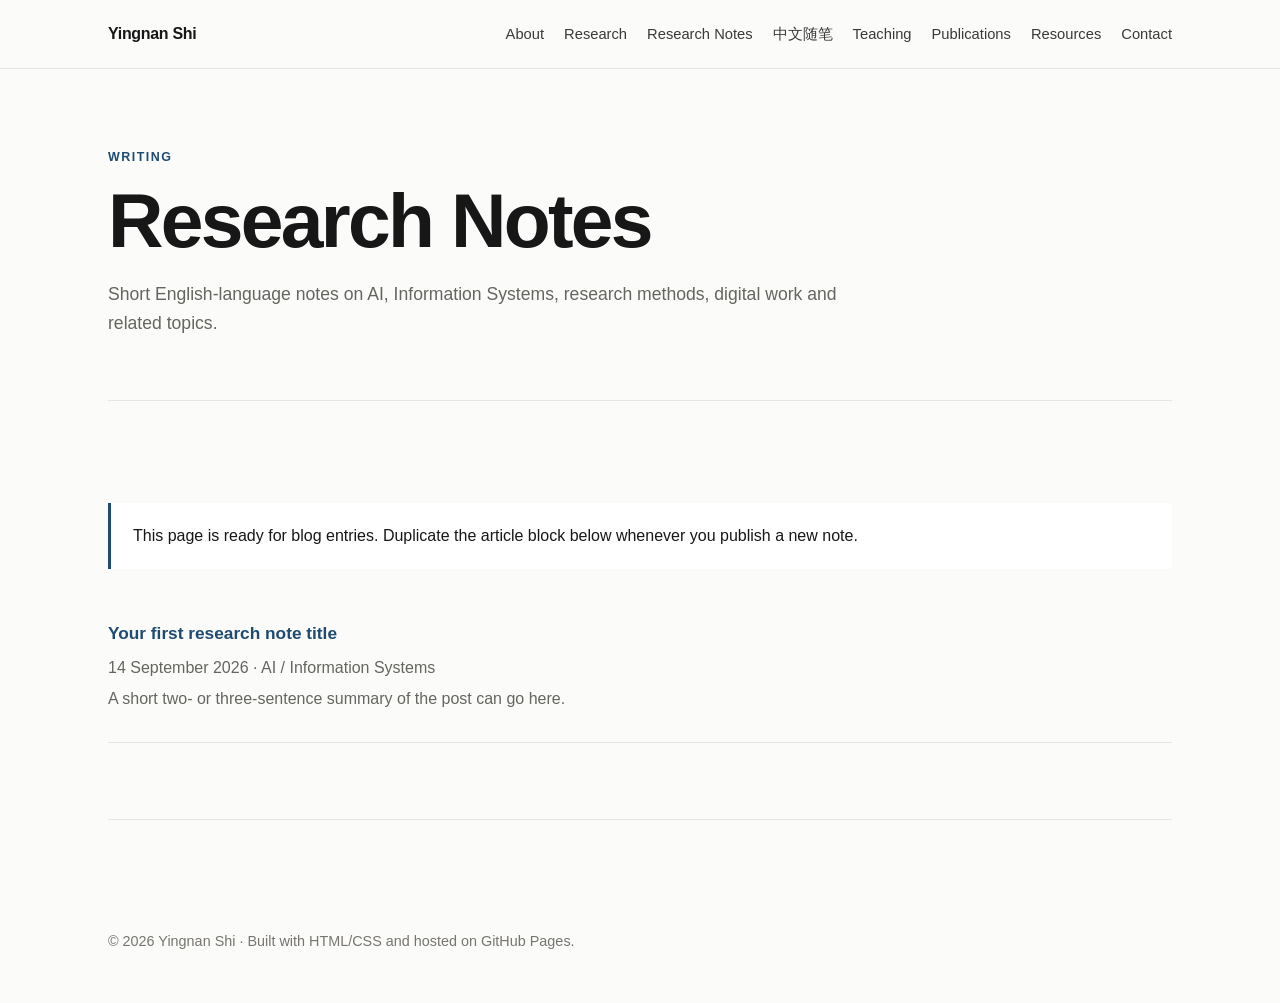
<file: blogs.html>
<!doctype html>
<html lang="en">
<head>
  <meta charset="utf-8"><meta name="viewport" content="width=device-width, initial-scale=1">
  <title>Research Notes · Yingnan Shi</title><link rel="stylesheet" href="style.css">
</head>
<body>

<header class="site-header">
  <nav class="nav">
    <a class="brand" href="index.html">Yingnan Shi</a>
    <div class="nav-links">
      <a href="index.html#about">About</a>
      <a href="research.html">Research</a>
      <a href="blogs.html">Research Notes</a>
      <a href="zh.html">中文随笔</a>
      <a href="teaching.html">Teaching</a>
      <a href="publications.html">Publications</a>
      <a href="resources.html">Resources</a>
      <a href="contact.html">Contact</a>
    </div>
  </nav>
</header>

<main>
  <header class="page-header">
    <p class="eyebrow">Writing</p>
    <h1 class="page-title">Research Notes</h1>
    <p class="page-intro">
      Short English-language notes on AI, Information Systems, research methods,
      digital work and related topics.
    </p>
  </header>

  <section>
    <div class="note">
      This page is ready for blog entries. Duplicate the article block below whenever you publish a new note.
    </div>

    <article class="pub">
      <h3><a href="#">Your first research note title</a></h3>
      <p>14 September 2026 · AI / Information Systems</p>
      <p>A short two- or three-sentence summary of the post can go here.</p>
    </article>

    <!-- Copy this block for another post:
    <article class="pub">
      <h3><a href="posts/example.html">Post title</a></h3>
      <p>Date · Topic</p>
      <p>Short summary.</p>
    </article>
    -->
  </section>
</main>

<footer>
  © 2026 Yingnan Shi · Built with HTML/CSS and hosted on GitHub Pages.
</footer>

</body>
</html>
</file>
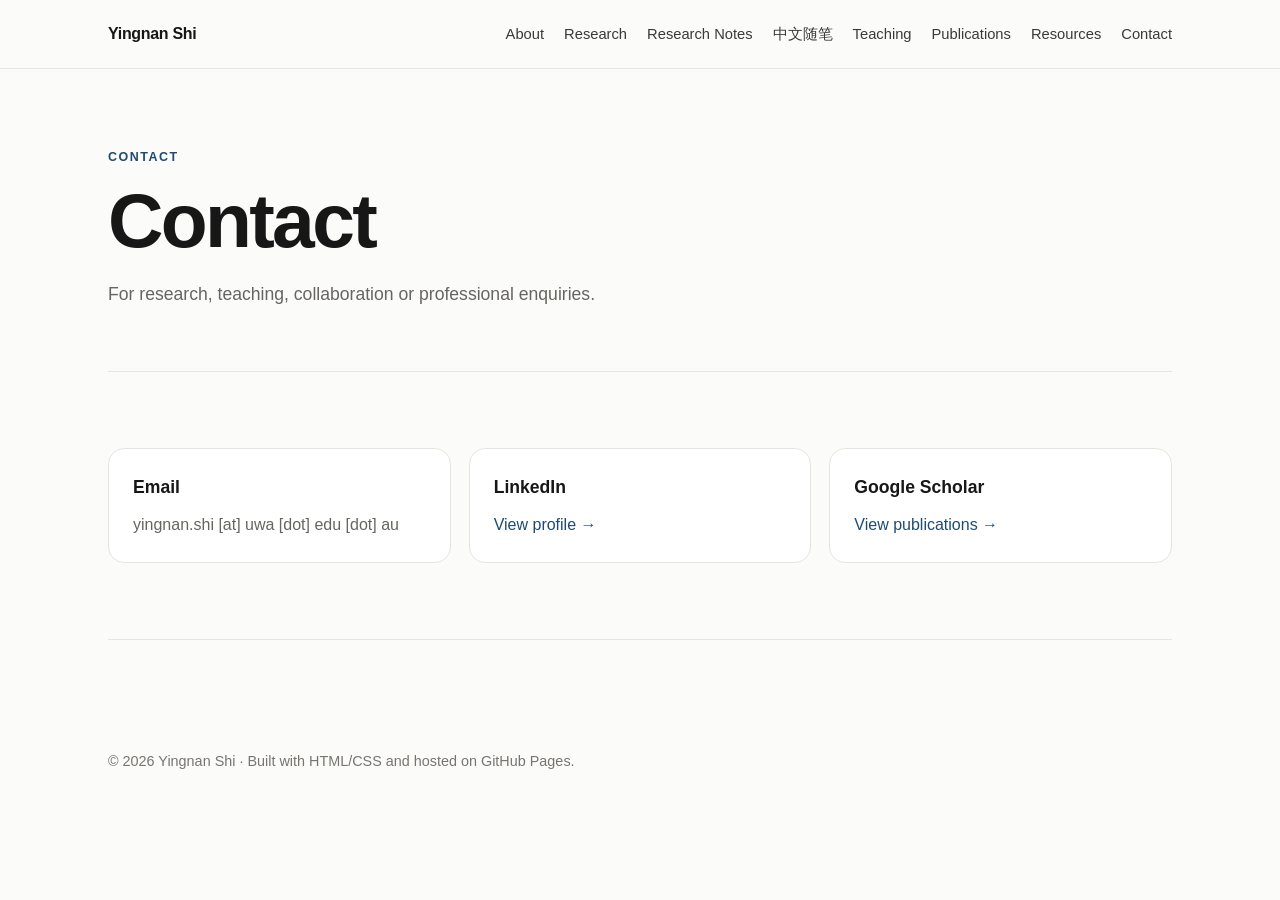
<file: contact.html>
<!doctype html>
<html lang="en">
<head>
  <meta charset="utf-8"><meta name="viewport" content="width=device-width, initial-scale=1">
  <title>Contact · Yingnan Shi</title><link rel="stylesheet" href="style.css">
</head>
<body>

<header class="site-header">
  <nav class="nav">
    <a class="brand" href="index.html">Yingnan Shi</a>
    <div class="nav-links">
      <a href="index.html#about">About</a>
      <a href="research.html">Research</a>
      <a href="blogs.html">Research Notes</a>
      <a href="zh.html">中文随笔</a>
      <a href="teaching.html">Teaching</a>
      <a href="publications.html">Publications</a>
      <a href="resources.html">Resources</a>
      <a href="contact.html">Contact</a>
    </div>
  </nav>
</header>

<main>
  <header class="page-header">
    <p class="eyebrow">Contact</p>
    <h1 class="page-title">Contact</h1>
    <p class="page-intro">
      For research, teaching, collaboration or professional enquiries.
    </p>
  </header>

  <section>
    <div class="contact-grid">
      <article class="card">
        <h3>Email</h3>
        <p>yingnan.shi [at] uwa [dot] edu [dot] au</p>
      </article>
      <article class="card">
        <h3>LinkedIn</h3>
        <p><a href="https://www.linkedin.com/in/yingnan-shi-726348166/"
              target="_blank" rel="noopener">View profile →</a></p>
      </article>
      <article class="card">
        <h3>Google Scholar</h3>
        <p><a href="https://scholar.google.com/citations?user=cr2pcjAAAAAJ"
              target="_blank" rel="noopener">View publications →</a></p>
      </article>
    </div>
  </section>
</main>

<footer>
  © 2026 Yingnan Shi · Built with HTML/CSS and hosted on GitHub Pages.
</footer>

</body>
</html>
</file>
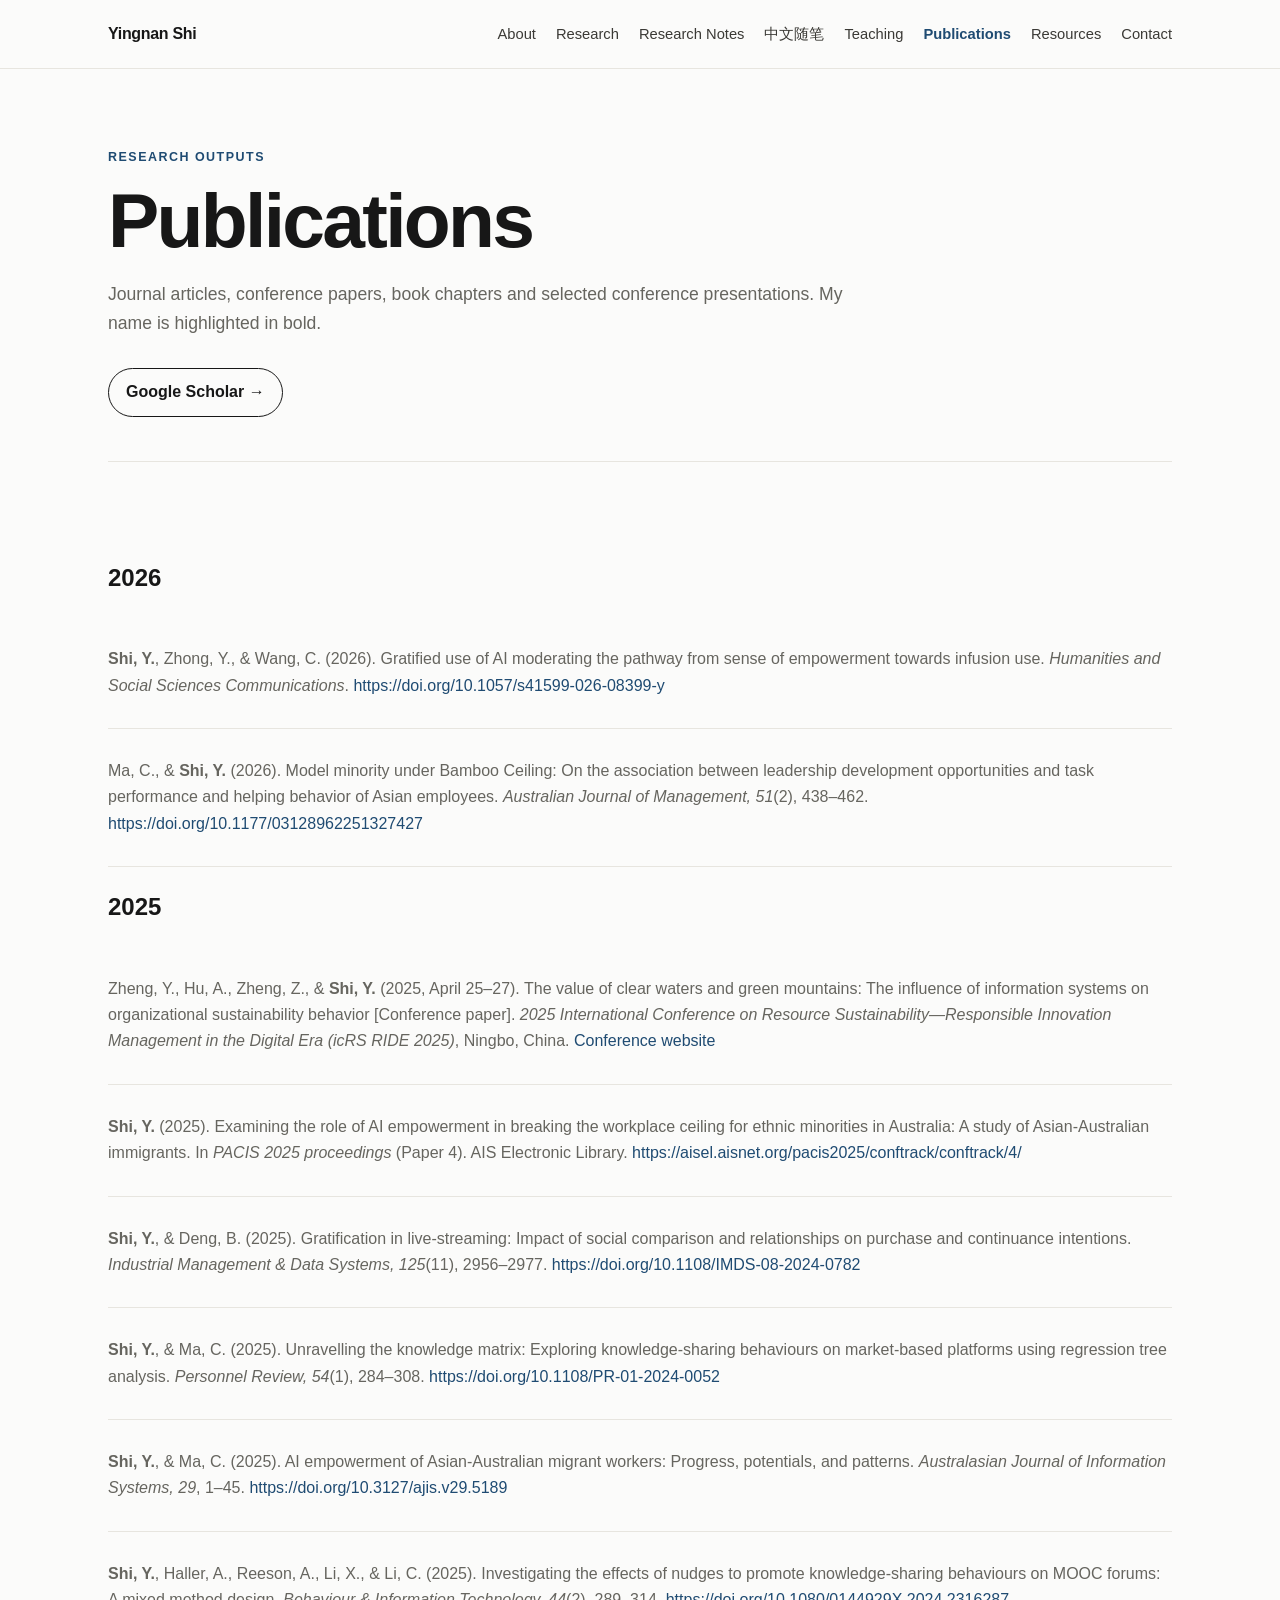
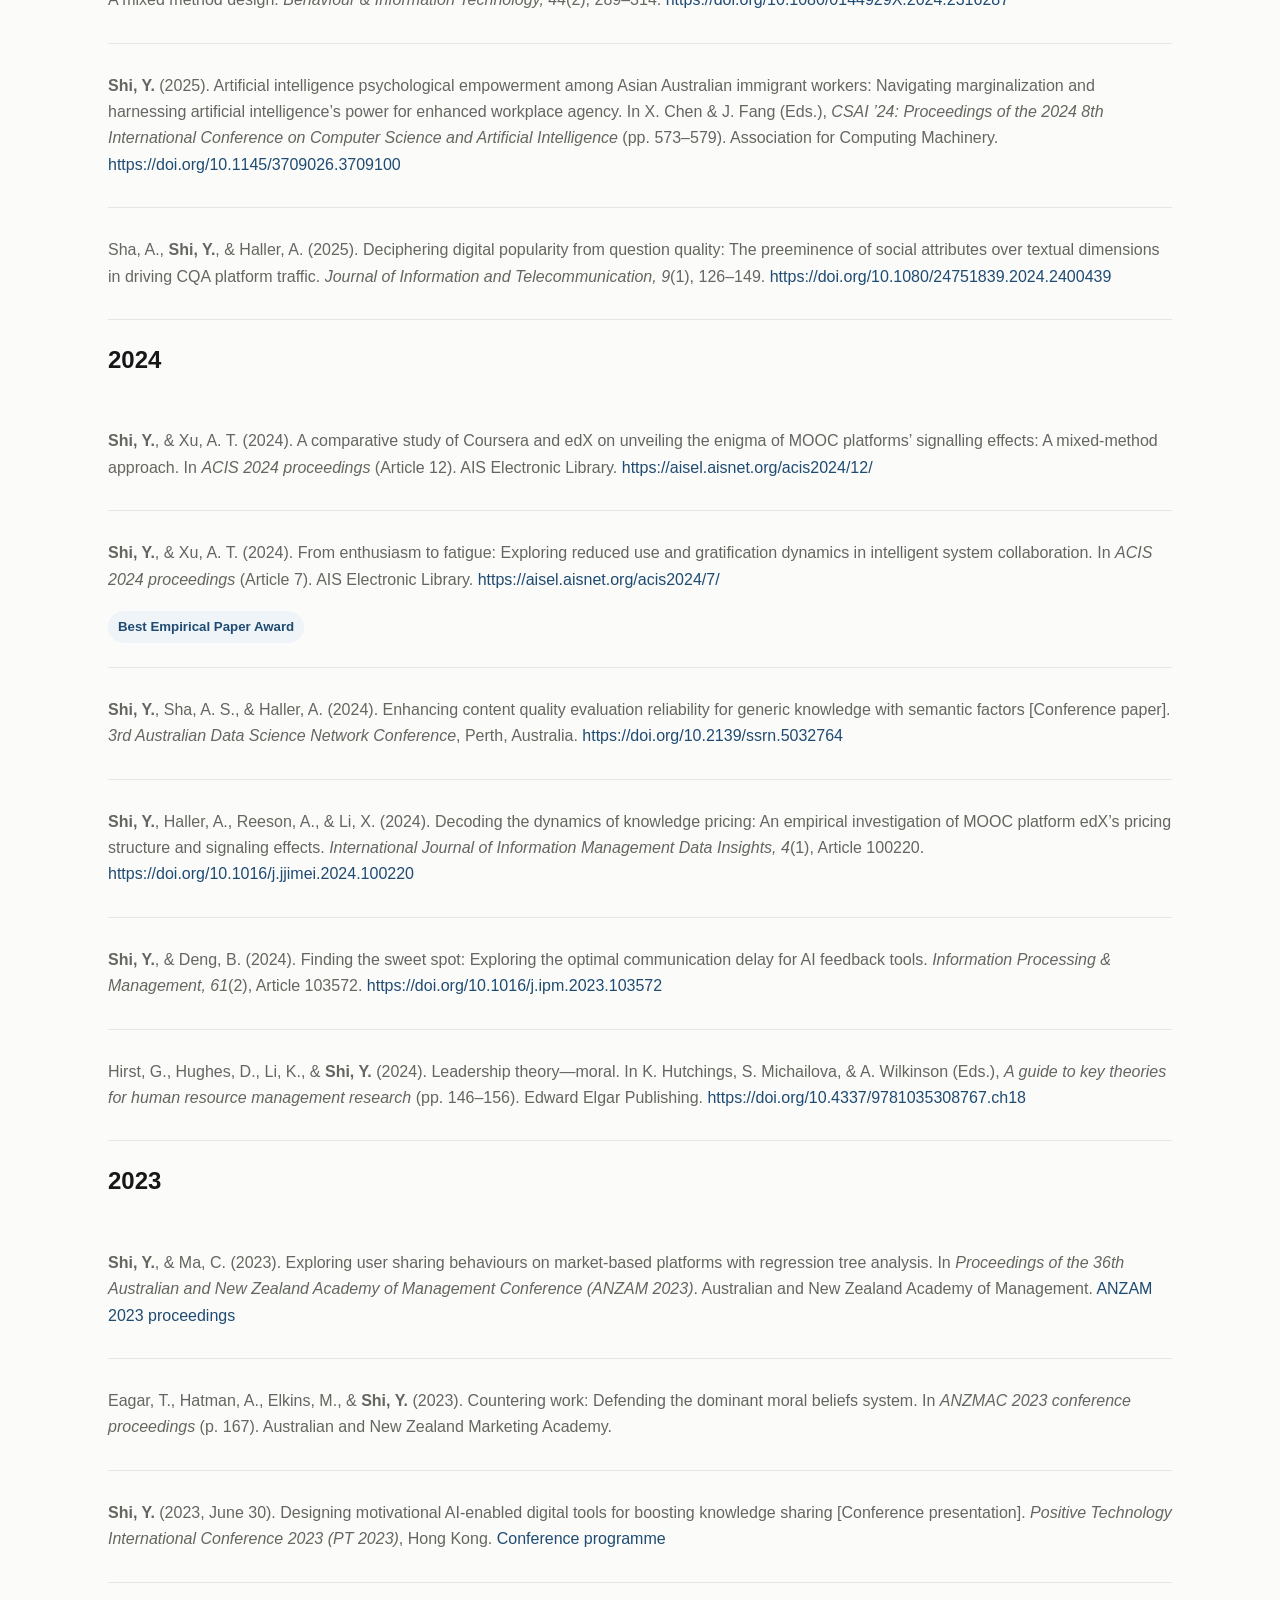
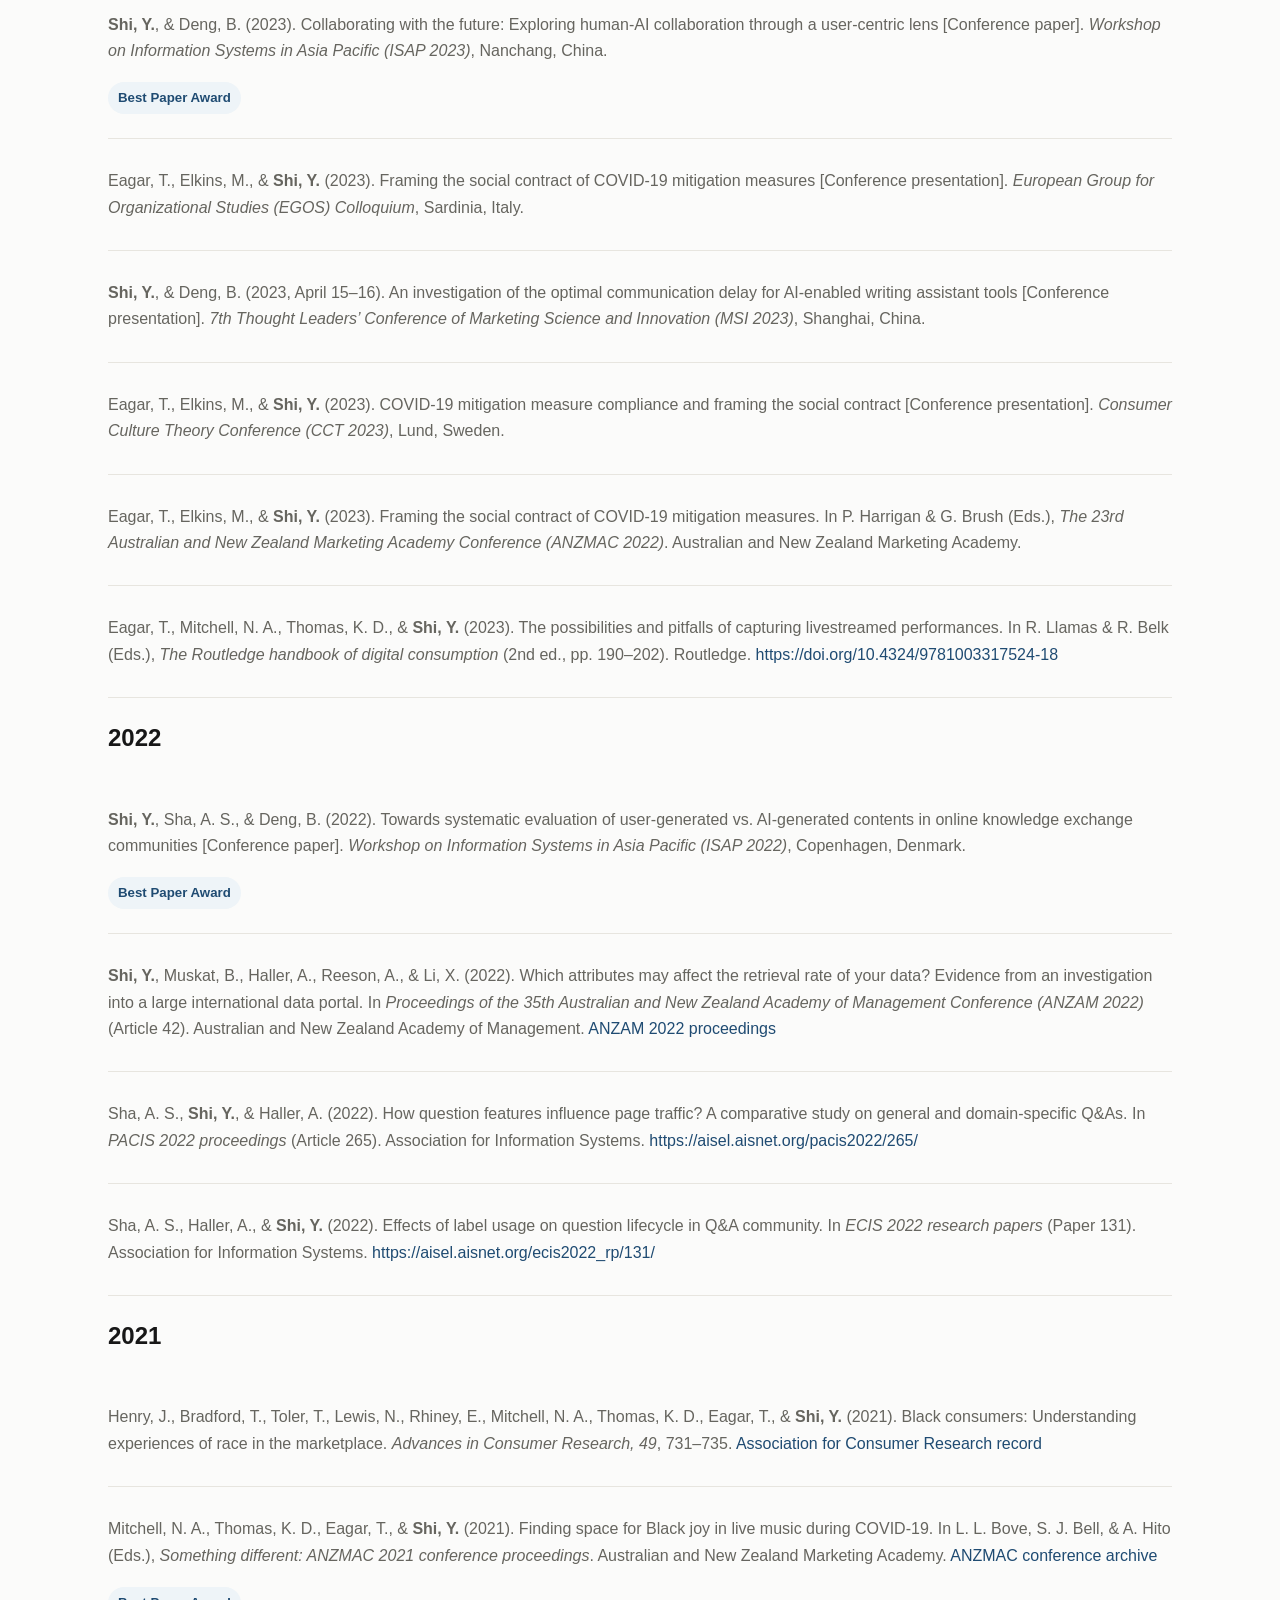
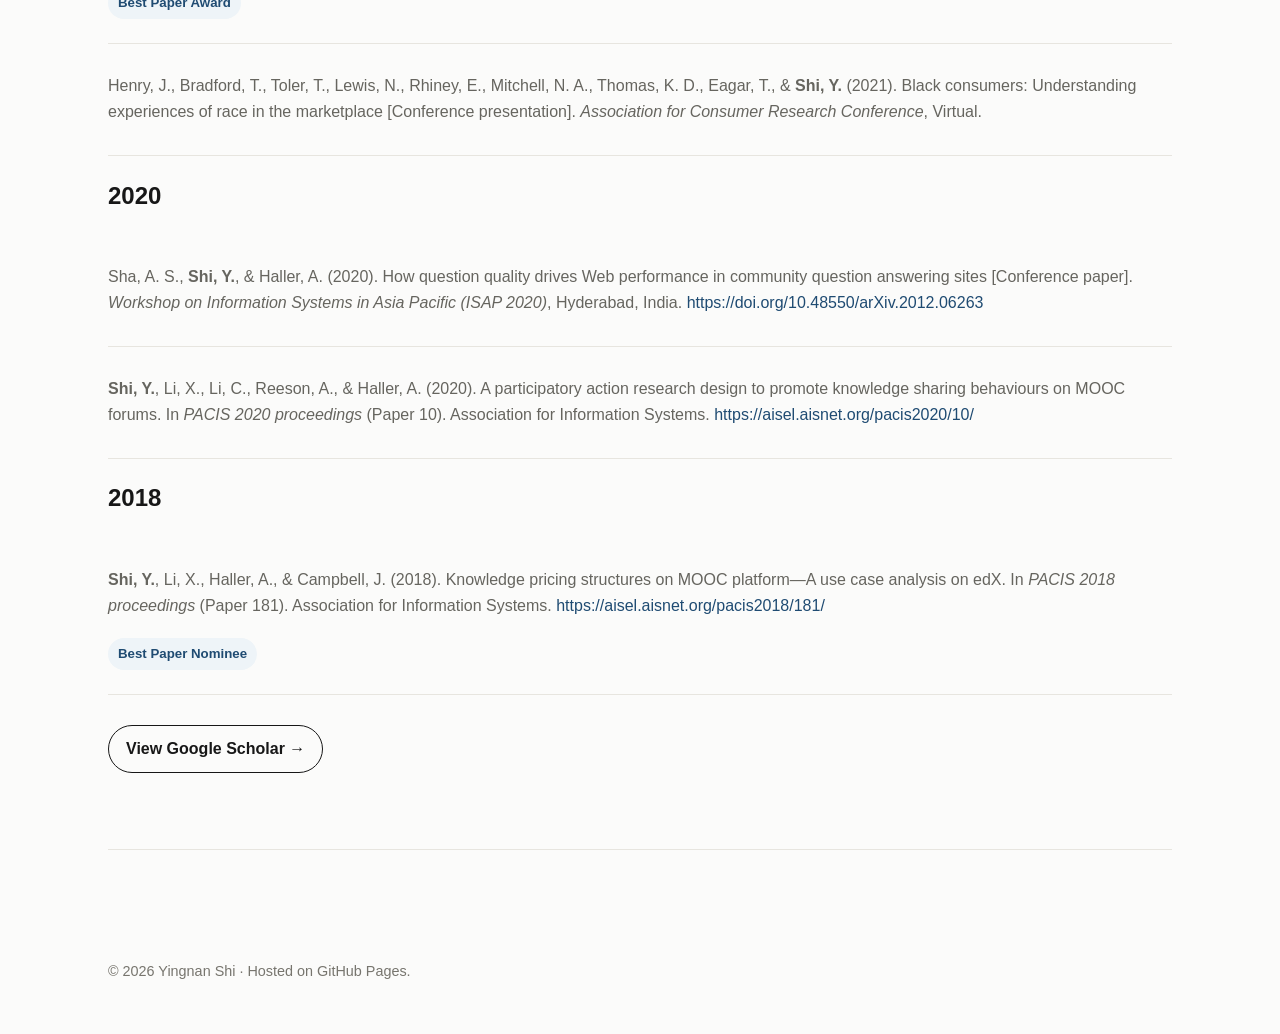
<file: publications.html>
<!doctype html>
<html lang="en">
<head>
  <meta charset="utf-8">
  <meta name="viewport" content="width=device-width, initial-scale=1">
  <meta name="description" content="Publications and research outputs by Yingnan Shi.">
  <title>Publications · Yingnan Shi</title>
  <link rel="stylesheet" href="style.css">
</head>
<body>
<header class="site-header">
  <nav class="nav">
    <a class="brand" href="index.html">Yingnan Shi</a>
    <div class="nav-links">
      <a href="index.html#about">About</a>
      <a href="research.html">Research</a>
      <a href="blogs.html">Research Notes</a>
      <a href="zh.html">中文随笔</a>
      <a href="teaching.html">Teaching</a>
      <a href="publications.html" aria-current="page">Publications</a>
      <a href="resources.html">Resources</a>
      <a href="contact.html">Contact</a>
    </div>
  </nav>
</header>

<main>
  <header class="page-header">
    <p class="eyebrow">Research outputs</p>
    <h1 class="page-title">Publications</h1>
    <p class="page-intro">Journal articles, conference papers, book chapters and selected conference presentations. My name is highlighted in bold.</p>
    <div class="actions">
      <a class="button secondary" href="https://scholar.google.com/citations?user=cr2pcjAAAAAJ" target="_blank" rel="noopener">Google Scholar →</a>
    </div>
  </header>

  <section>
    <h2>2026</h2>
    <article class="pub"><p><strong>Shi, Y.</strong>, Zhong, Y., &amp; Wang, C. (2026). Gratified use of AI moderating the pathway from sense of empowerment towards infusion use. <em>Humanities and Social Sciences Communications</em>. <a href="https://doi.org/10.1057/s41599-026-08399-y" target="_blank" rel="noopener">https://doi.org/10.1057/s41599-026-08399-y</a></p></article>
    <article class="pub"><p>Ma, C., &amp; <strong>Shi, Y.</strong> (2026). Model minority under Bamboo Ceiling: On the association between leadership development opportunities and task performance and helping behavior of Asian employees. <em>Australian Journal of Management, 51</em>(2), 438–462. <a href="https://doi.org/10.1177/03128962251327427" target="_blank" rel="noopener">https://doi.org/10.1177/03128962251327427</a></p></article>

    <h2>2025</h2>
    <article class="pub"><p>Zheng, Y., Hu, A., Zheng, Z., &amp; <strong>Shi, Y.</strong> (2025, April 25–27). The value of clear waters and green mountains: The influence of information systems on organizational sustainability behavior [Conference paper]. <em>2025 International Conference on Resource Sustainability—Responsible Innovation Management in the Digital Era (icRS RIDE 2025)</em>, Ningbo, China. <a href="https://www.icrsconf.com/icrs2025ride.html" target="_blank" rel="noopener">Conference website</a></p></article>
    <article class="pub"><p><strong>Shi, Y.</strong> (2025). Examining the role of AI empowerment in breaking the workplace ceiling for ethnic minorities in Australia: A study of Asian-Australian immigrants. In <em>PACIS 2025 proceedings</em> (Paper 4). AIS Electronic Library. <a href="https://aisel.aisnet.org/pacis2025/conftrack/conftrack/4/" target="_blank" rel="noopener">https://aisel.aisnet.org/pacis2025/conftrack/conftrack/4/</a></p></article>
    <article class="pub"><p><strong>Shi, Y.</strong>, &amp; Deng, B. (2025). Gratification in live-streaming: Impact of social comparison and relationships on purchase and continuance intentions. <em>Industrial Management &amp; Data Systems, 125</em>(11), 2956–2977. <a href="https://doi.org/10.1108/IMDS-08-2024-0782" target="_blank" rel="noopener">https://doi.org/10.1108/IMDS-08-2024-0782</a></p></article>
    <article class="pub"><p><strong>Shi, Y.</strong>, &amp; Ma, C. (2025). Unravelling the knowledge matrix: Exploring knowledge-sharing behaviours on market-based platforms using regression tree analysis. <em>Personnel Review, 54</em>(1), 284–308. <a href="https://doi.org/10.1108/PR-01-2024-0052" target="_blank" rel="noopener">https://doi.org/10.1108/PR-01-2024-0052</a></p></article>
    <article class="pub"><p><strong>Shi, Y.</strong>, &amp; Ma, C. (2025). AI empowerment of Asian-Australian migrant workers: Progress, potentials, and patterns. <em>Australasian Journal of Information Systems, 29</em>, 1–45. <a href="https://doi.org/10.3127/ajis.v29.5189" target="_blank" rel="noopener">https://doi.org/10.3127/ajis.v29.5189</a></p></article>
    <article class="pub"><p><strong>Shi, Y.</strong>, Haller, A., Reeson, A., Li, X., &amp; Li, C. (2025). Investigating the effects of nudges to promote knowledge-sharing behaviours on MOOC forums: A mixed method design. <em>Behaviour &amp; Information Technology, 44</em>(2), 289–314. <a href="https://doi.org/10.1080/0144929X.2024.2316287" target="_blank" rel="noopener">https://doi.org/10.1080/0144929X.2024.2316287</a></p></article>
    <article class="pub"><p><strong>Shi, Y.</strong> (2025). Artificial intelligence psychological empowerment among Asian Australian immigrant workers: Navigating marginalization and harnessing artificial intelligence’s power for enhanced workplace agency. In X. Chen &amp; J. Fang (Eds.), <em>CSAI ’24: Proceedings of the 2024 8th International Conference on Computer Science and Artificial Intelligence</em> (pp. 573–579). Association for Computing Machinery. <a href="https://doi.org/10.1145/3709026.3709100" target="_blank" rel="noopener">https://doi.org/10.1145/3709026.3709100</a></p></article>
    <article class="pub"><p>Sha, A., <strong>Shi, Y.</strong>, &amp; Haller, A. (2025). Deciphering digital popularity from question quality: The preeminence of social attributes over textual dimensions in driving CQA platform traffic. <em>Journal of Information and Telecommunication, 9</em>(1), 126–149. <a href="https://doi.org/10.1080/24751839.2024.2400439" target="_blank" rel="noopener">https://doi.org/10.1080/24751839.2024.2400439</a></p></article>

    <h2>2024</h2>
    <article class="pub"><p><strong>Shi, Y.</strong>, &amp; Xu, A. T. (2024). A comparative study of Coursera and edX on unveiling the enigma of MOOC platforms’ signalling effects: A mixed-method approach. In <em>ACIS 2024 proceedings</em> (Article 12). AIS Electronic Library. <a href="https://aisel.aisnet.org/acis2024/12/" target="_blank" rel="noopener">https://aisel.aisnet.org/acis2024/12/</a></p></article>
    <article class="pub"><p><strong>Shi, Y.</strong>, &amp; Xu, A. T. (2024). From enthusiasm to fatigue: Exploring reduced use and gratification dynamics in intelligent system collaboration. In <em>ACIS 2024 proceedings</em> (Article 7). AIS Electronic Library. <a href="https://aisel.aisnet.org/acis2024/7/" target="_blank" rel="noopener">https://aisel.aisnet.org/acis2024/7/</a></p><div class="tags"><span class="tag">Best Empirical Paper Award</span></div></article>
    <article class="pub"><p><strong>Shi, Y.</strong>, Sha, A. S., &amp; Haller, A. (2024). Enhancing content quality evaluation reliability for generic knowledge with semantic factors [Conference paper]. <em>3rd Australian Data Science Network Conference</em>, Perth, Australia. <a href="https://doi.org/10.2139/ssrn.5032764" target="_blank" rel="noopener">https://doi.org/10.2139/ssrn.5032764</a></p></article>
    <article class="pub"><p><strong>Shi, Y.</strong>, Haller, A., Reeson, A., &amp; Li, X. (2024). Decoding the dynamics of knowledge pricing: An empirical investigation of MOOC platform edX’s pricing structure and signaling effects. <em>International Journal of Information Management Data Insights, 4</em>(1), Article 100220. <a href="https://doi.org/10.1016/j.jjimei.2024.100220" target="_blank" rel="noopener">https://doi.org/10.1016/j.jjimei.2024.100220</a></p></article>
    <article class="pub"><p><strong>Shi, Y.</strong>, &amp; Deng, B. (2024). Finding the sweet spot: Exploring the optimal communication delay for AI feedback tools. <em>Information Processing &amp; Management, 61</em>(2), Article 103572. <a href="https://doi.org/10.1016/j.ipm.2023.103572" target="_blank" rel="noopener">https://doi.org/10.1016/j.ipm.2023.103572</a></p></article>
    <article class="pub"><p>Hirst, G., Hughes, D., Li, K., &amp; <strong>Shi, Y.</strong> (2024). Leadership theory—moral. In K. Hutchings, S. Michailova, &amp; A. Wilkinson (Eds.), <em>A guide to key theories for human resource management research</em> (pp. 146–156). Edward Elgar Publishing. <a href="https://doi.org/10.4337/9781035308767.ch18" target="_blank" rel="noopener">https://doi.org/10.4337/9781035308767.ch18</a></p></article>

    <h2>2023</h2>
    <article class="pub"><p><strong>Shi, Y.</strong>, &amp; Ma, C. (2023). Exploring user sharing behaviours on market-based platforms with regression tree analysis. In <em>Proceedings of the 36th Australian and New Zealand Academy of Management Conference (ANZAM 2023)</em>. Australian and New Zealand Academy of Management. <a href="https://www.anzam.org/wp-content/uploads/2024/01/Conference-proceedings-2023-NZ_BC9723_ANZAM-Papers-and-Abstracts-2023-Conference-Solutions_DEC-2023_V9.pdf" target="_blank" rel="noopener">ANZAM 2023 proceedings</a></p></article>
    <article class="pub"><p>Eagar, T., Hatman, A., Elkins, M., &amp; <strong>Shi, Y.</strong> (2023). Countering work: Defending the dominant moral beliefs system. In <em>ANZMAC 2023 conference proceedings</em> (p. 167). Australian and New Zealand Marketing Academy.</p></article>
    <article class="pub"><p><strong>Shi, Y.</strong> (2023, June 30). Designing motivational AI-enabled digital tools for boosting knowledge sharing [Conference presentation]. <em>Positive Technology International Conference 2023 (PT 2023)</em>, Hong Kong. <a href="https://positivetechnology2023.education/wp-content/uploads/2023/06/pt-2023-international-conference-programme-booklet-final-2023-06-14.pdf" target="_blank" rel="noopener">Conference programme</a></p></article>
    <article class="pub"><p><strong>Shi, Y.</strong>, &amp; Deng, B. (2023). Collaborating with the future: Exploring human-AI collaboration through a user-centric lens [Conference paper]. <em>Workshop on Information Systems in Asia Pacific (ISAP 2023)</em>, Nanchang, China.</p><div class="tags"><span class="tag">Best Paper Award</span></div></article>
    <article class="pub"><p>Eagar, T., Elkins, M., &amp; <strong>Shi, Y.</strong> (2023). Framing the social contract of COVID-19 mitigation measures [Conference presentation]. <em>European Group for Organizational Studies (EGOS) Colloquium</em>, Sardinia, Italy.</p></article>
    <article class="pub"><p><strong>Shi, Y.</strong>, &amp; Deng, B. (2023, April 15–16). An investigation of the optimal communication delay for AI-enabled writing assistant tools [Conference presentation]. <em>7th Thought Leaders’ Conference of Marketing Science and Innovation (MSI 2023)</em>, Shanghai, China.</p></article>
    <article class="pub"><p>Eagar, T., Elkins, M., &amp; <strong>Shi, Y.</strong> (2023). COVID-19 mitigation measure compliance and framing the social contract [Conference presentation]. <em>Consumer Culture Theory Conference (CCT 2023)</em>, Lund, Sweden.</p></article>
    <article class="pub"><p>Eagar, T., Elkins, M., &amp; <strong>Shi, Y.</strong> (2023). Framing the social contract of COVID-19 mitigation measures. In P. Harrigan &amp; G. Brush (Eds.), <em>The 23rd Australian and New Zealand Marketing Academy Conference (ANZMAC 2022)</em>. Australian and New Zealand Marketing Academy.</p></article>
    <article class="pub"><p>Eagar, T., Mitchell, N. A., Thomas, K. D., &amp; <strong>Shi, Y.</strong> (2023). The possibilities and pitfalls of capturing livestreamed performances. In R. Llamas &amp; R. Belk (Eds.), <em>The Routledge handbook of digital consumption</em> (2nd ed., pp. 190–202). Routledge. <a href="https://doi.org/10.4324/9781003317524-18" target="_blank" rel="noopener">https://doi.org/10.4324/9781003317524-18</a></p></article>

    <h2>2022</h2>
    <article class="pub"><p><strong>Shi, Y.</strong>, Sha, A. S., &amp; Deng, B. (2022). Towards systematic evaluation of user-generated vs. AI-generated contents in online knowledge exchange communities [Conference paper]. <em>Workshop on Information Systems in Asia Pacific (ISAP 2022)</em>, Copenhagen, Denmark.</p><div class="tags"><span class="tag">Best Paper Award</span></div></article>
    <article class="pub"><p><strong>Shi, Y.</strong>, Muskat, B., Haller, A., Reeson, A., &amp; Li, X. (2022). Which attributes may affect the retrieval rate of your data? Evidence from an investigation into a large international data portal. In <em>Proceedings of the 35th Australian and New Zealand Academy of Management Conference (ANZAM 2022)</em> (Article 42). Australian and New Zealand Academy of Management. <a href="https://www.anzam.org/events/2022-anzam-conference-proceedings/" target="_blank" rel="noopener">ANZAM 2022 proceedings</a></p></article>
    <article class="pub"><p>Sha, A. S., <strong>Shi, Y.</strong>, &amp; Haller, A. (2022). How question features influence page traffic? A comparative study on general and domain-specific Q&amp;As. In <em>PACIS 2022 proceedings</em> (Article 265). Association for Information Systems. <a href="https://aisel.aisnet.org/pacis2022/265/" target="_blank" rel="noopener">https://aisel.aisnet.org/pacis2022/265/</a></p></article>
    <article class="pub"><p>Sha, A. S., Haller, A., &amp; <strong>Shi, Y.</strong> (2022). Effects of label usage on question lifecycle in Q&amp;A community. In <em>ECIS 2022 research papers</em> (Paper 131). Association for Information Systems. <a href="https://aisel.aisnet.org/ecis2022_rp/131/" target="_blank" rel="noopener">https://aisel.aisnet.org/ecis2022_rp/131/</a></p></article>

    <h2>2021</h2>
    <article class="pub"><p>Henry, J., Bradford, T., Toler, T., Lewis, N., Rhiney, E., Mitchell, N. A., Thomas, K. D., Eagar, T., &amp; <strong>Shi, Y.</strong> (2021). Black consumers: Understanding experiences of race in the marketplace. <em>Advances in Consumer Research, 49</em>, 731–735. <a href="https://www.acrwebsite.org/volumes/3000682/volumes/v49/NA-49" target="_blank" rel="noopener">Association for Consumer Research record</a></p></article>
    <article class="pub"><p>Mitchell, N. A., Thomas, K. D., Eagar, T., &amp; <strong>Shi, Y.</strong> (2021). Finding space for Black joy in live music during COVID-19. In L. L. Bove, S. J. Bell, &amp; A. Hito (Eds.), <em>Something different: ANZMAC 2021 conference proceedings</em>. Australian and New Zealand Marketing Academy. <a href="https://anzmac.org/conferences/" target="_blank" rel="noopener">ANZMAC conference archive</a></p><div class="tags"><span class="tag">Best Paper Award</span></div></article>
    <article class="pub"><p>Henry, J., Bradford, T., Toler, T., Lewis, N., Rhiney, E., Mitchell, N. A., Thomas, K. D., Eagar, T., &amp; <strong>Shi, Y.</strong> (2021). Black consumers: Understanding experiences of race in the marketplace [Conference presentation]. <em>Association for Consumer Research Conference</em>, Virtual.</p></article>

    <h2>2020</h2>
    <article class="pub"><p>Sha, A. S., <strong>Shi, Y.</strong>, &amp; Haller, A. (2020). How question quality drives Web performance in community question answering sites [Conference paper]. <em>Workshop on Information Systems in Asia Pacific (ISAP 2020)</em>, Hyderabad, India. <a href="https://doi.org/10.48550/arXiv.2012.06263" target="_blank" rel="noopener">https://doi.org/10.48550/arXiv.2012.06263</a></p></article>
    <article class="pub"><p><strong>Shi, Y.</strong>, Li, X., Li, C., Reeson, A., &amp; Haller, A. (2020). A participatory action research design to promote knowledge sharing behaviours on MOOC forums. In <em>PACIS 2020 proceedings</em> (Paper 10). Association for Information Systems. <a href="https://aisel.aisnet.org/pacis2020/10/" target="_blank" rel="noopener">https://aisel.aisnet.org/pacis2020/10/</a></p></article>

    <h2>2018</h2>
    <article class="pub"><p><strong>Shi, Y.</strong>, Li, X., Haller, A., &amp; Campbell, J. (2018). Knowledge pricing structures on MOOC platform—A use case analysis on edX. In <em>PACIS 2018 proceedings</em> (Paper 181). Association for Information Systems. <a href="https://aisel.aisnet.org/pacis2018/181/" target="_blank" rel="noopener">https://aisel.aisnet.org/pacis2018/181/</a></p><div class="tags"><span class="tag">Best Paper Nominee</span></div></article>

    <div class="actions">
      <a class="button secondary" href="https://scholar.google.com/citations?user=cr2pcjAAAAAJ" target="_blank" rel="noopener">View Google Scholar →</a>
    </div>
  </section>
</main>

<footer>
  © 2026 Yingnan Shi · Hosted on GitHub Pages.
</footer>
</body>
</html>
</file>
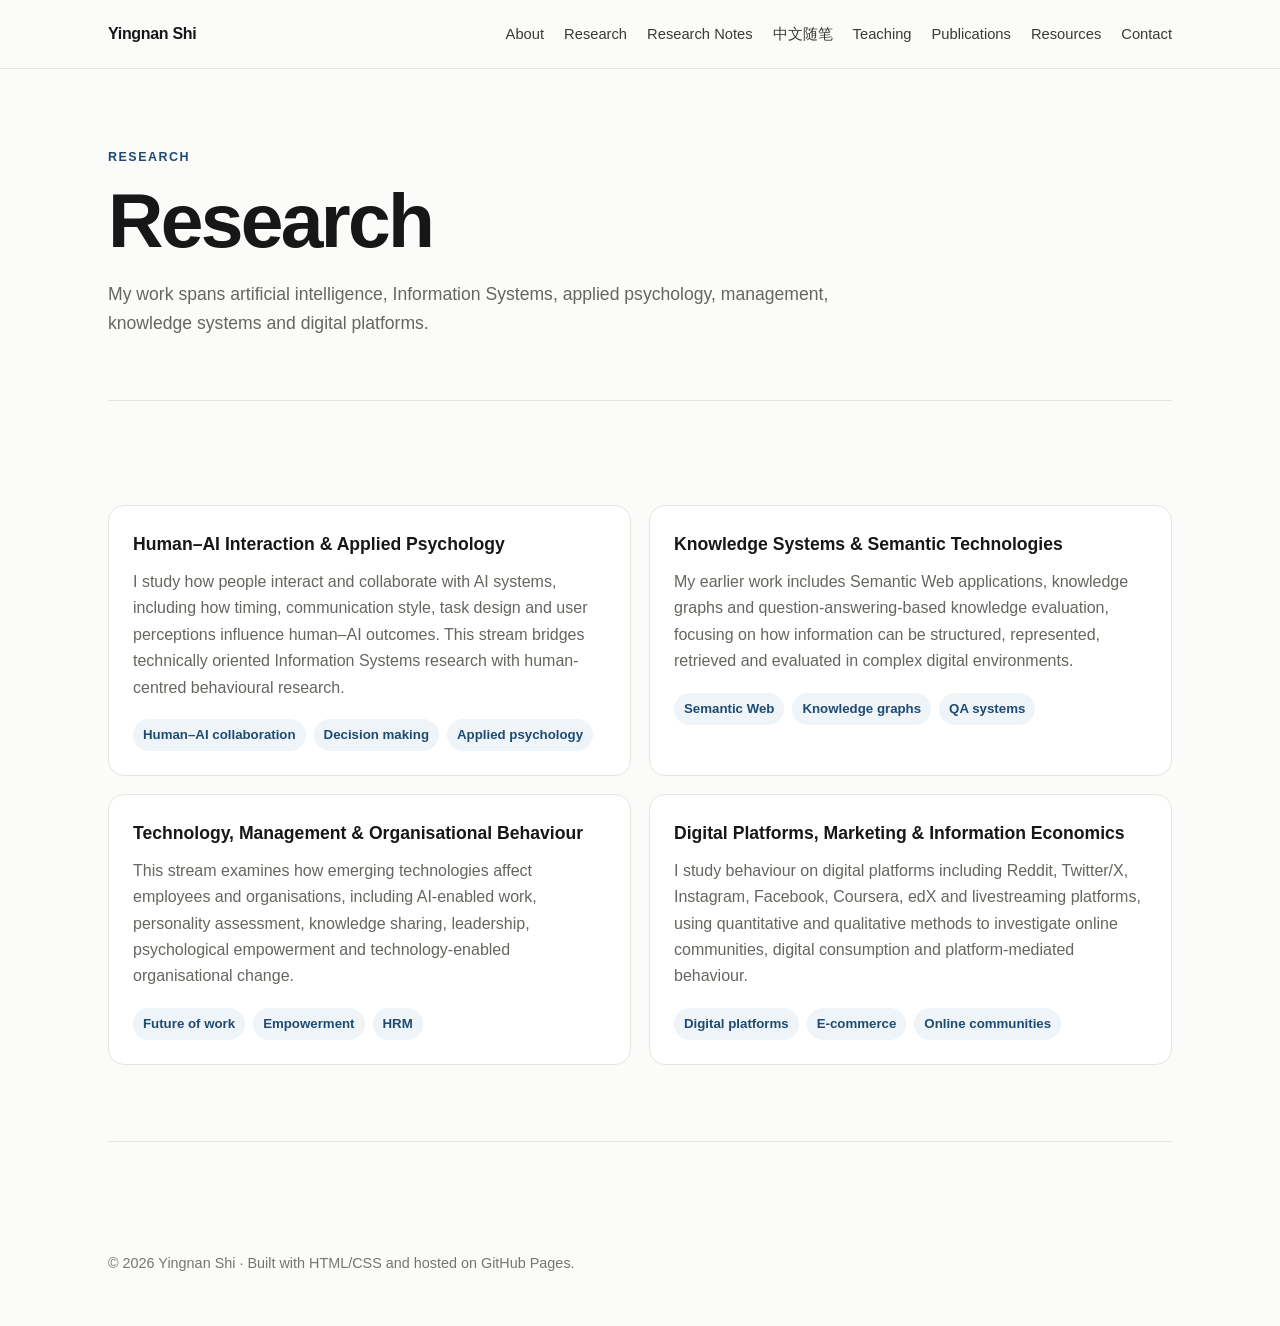
<file: research.html>
<!doctype html>
<html lang="en">
<head>
  <meta charset="utf-8"><meta name="viewport" content="width=device-width, initial-scale=1">
  <title>Research · Yingnan Shi</title><link rel="stylesheet" href="style.css">
</head>
<body>

<header class="site-header">
  <nav class="nav">
    <a class="brand" href="index.html">Yingnan Shi</a>
    <div class="nav-links">
      <a href="index.html#about">About</a>
      <a href="research.html">Research</a>
      <a href="blogs.html">Research Notes</a>
      <a href="zh.html">中文随笔</a>
      <a href="teaching.html">Teaching</a>
      <a href="publications.html">Publications</a>
      <a href="resources.html">Resources</a>
      <a href="contact.html">Contact</a>
    </div>
  </nav>
</header>

<main>
  <header class="page-header">
    <p class="eyebrow">Research</p>
    <h1 class="page-title">Research</h1>
    <p class="page-intro">
      My work spans artificial intelligence, Information Systems, applied psychology, management,
      knowledge systems and digital platforms.
    </p>
  </header>

  <section>
    <div class="grid">
      <article class="card">
        <h3>Human–AI Interaction & Applied Psychology</h3>
        <p>
          I study how people interact and collaborate with AI systems, including how timing,
          communication style, task design and user perceptions influence human–AI outcomes.
          This stream bridges technically oriented Information Systems research with
          human-centred behavioural research.
        </p>
        <div class="tags">
          <span class="tag">Human–AI collaboration</span>
          <span class="tag">Decision making</span>
          <span class="tag">Applied psychology</span>
        </div>
      </article>

      <article class="card">
        <h3>Knowledge Systems & Semantic Technologies</h3>
        <p>
          My earlier work includes Semantic Web applications, knowledge graphs and
          question-answering-based knowledge evaluation, focusing on how information can be
          structured, represented, retrieved and evaluated in complex digital environments.
        </p>
        <div class="tags">
          <span class="tag">Semantic Web</span>
          <span class="tag">Knowledge graphs</span>
          <span class="tag">QA systems</span>
        </div>
      </article>

      <article class="card">
        <h3>Technology, Management & Organisational Behaviour</h3>
        <p>
          This stream examines how emerging technologies affect employees and organisations,
          including AI-enabled work, personality assessment, knowledge sharing, leadership,
          psychological empowerment and technology-enabled organisational change.
        </p>
        <div class="tags">
          <span class="tag">Future of work</span>
          <span class="tag">Empowerment</span>
          <span class="tag">HRM</span>
        </div>
      </article>

      <article class="card">
        <h3>Digital Platforms, Marketing & Information Economics</h3>
        <p>
          I study behaviour on digital platforms including Reddit, Twitter/X, Instagram,
          Facebook, Coursera, edX and livestreaming platforms, using quantitative and
          qualitative methods to investigate online communities, digital consumption and
          platform-mediated behaviour.
        </p>
        <div class="tags">
          <span class="tag">Digital platforms</span>
          <span class="tag">E-commerce</span>
          <span class="tag">Online communities</span>
        </div>
      </article>
    </div>
  </section>
</main>

<footer>
  © 2026 Yingnan Shi · Built with HTML/CSS and hosted on GitHub Pages.
</footer>

</body>
</html>
</file>
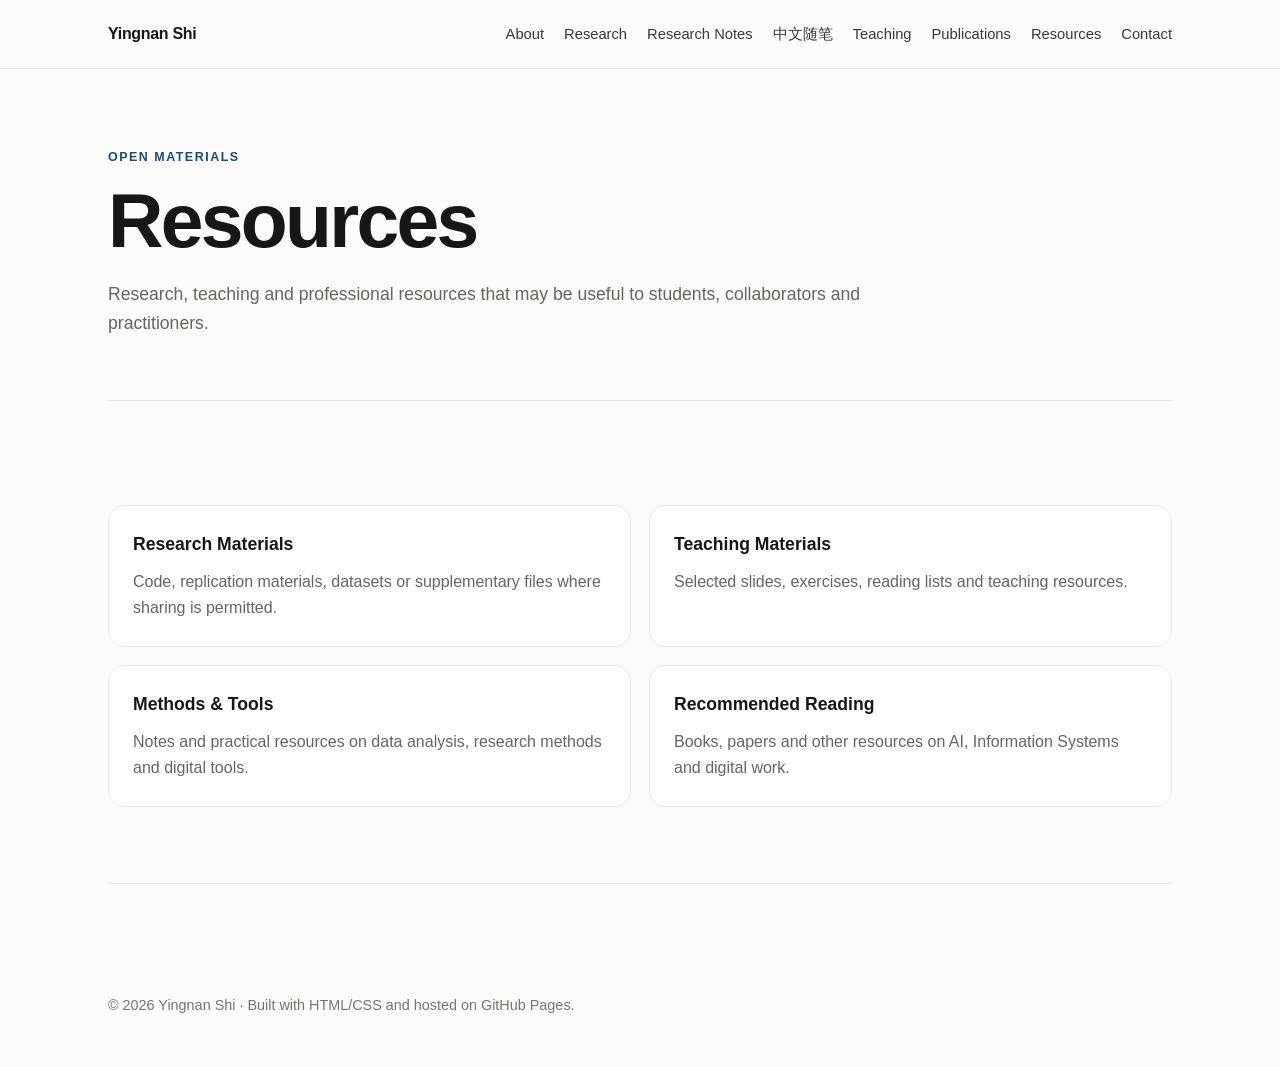
<file: resources.html>
<!doctype html>
<html lang="en">
<head>
  <meta charset="utf-8"><meta name="viewport" content="width=device-width, initial-scale=1">
  <title>Resources · Yingnan Shi</title><link rel="stylesheet" href="style.css">
</head>
<body>

<header class="site-header">
  <nav class="nav">
    <a class="brand" href="index.html">Yingnan Shi</a>
    <div class="nav-links">
      <a href="index.html#about">About</a>
      <a href="research.html">Research</a>
      <a href="blogs.html">Research Notes</a>
      <a href="zh.html">中文随笔</a>
      <a href="teaching.html">Teaching</a>
      <a href="publications.html">Publications</a>
      <a href="resources.html">Resources</a>
      <a href="contact.html">Contact</a>
    </div>
  </nav>
</header>

<main>
  <header class="page-header">
    <p class="eyebrow">Open materials</p>
    <h1 class="page-title">Resources</h1>
    <p class="page-intro">
      Research, teaching and professional resources that may be useful to students,
      collaborators and practitioners.
    </p>
  </header>

  <section>
    <div class="grid">
      <article class="card">
        <h3>Research Materials</h3>
        <p>Code, replication materials, datasets or supplementary files where sharing is permitted.</p>
      </article>
      <article class="card">
        <h3>Teaching Materials</h3>
        <p>Selected slides, exercises, reading lists and teaching resources.</p>
      </article>
      <article class="card">
        <h3>Methods & Tools</h3>
        <p>Notes and practical resources on data analysis, research methods and digital tools.</p>
      </article>
      <article class="card">
        <h3>Recommended Reading</h3>
        <p>Books, papers and other resources on AI, Information Systems and digital work.</p>
      </article>
    </div>
  </section>
</main>

<footer>
  © 2026 Yingnan Shi · Built with HTML/CSS and hosted on GitHub Pages.
</footer>

</body>
</html>
</file>
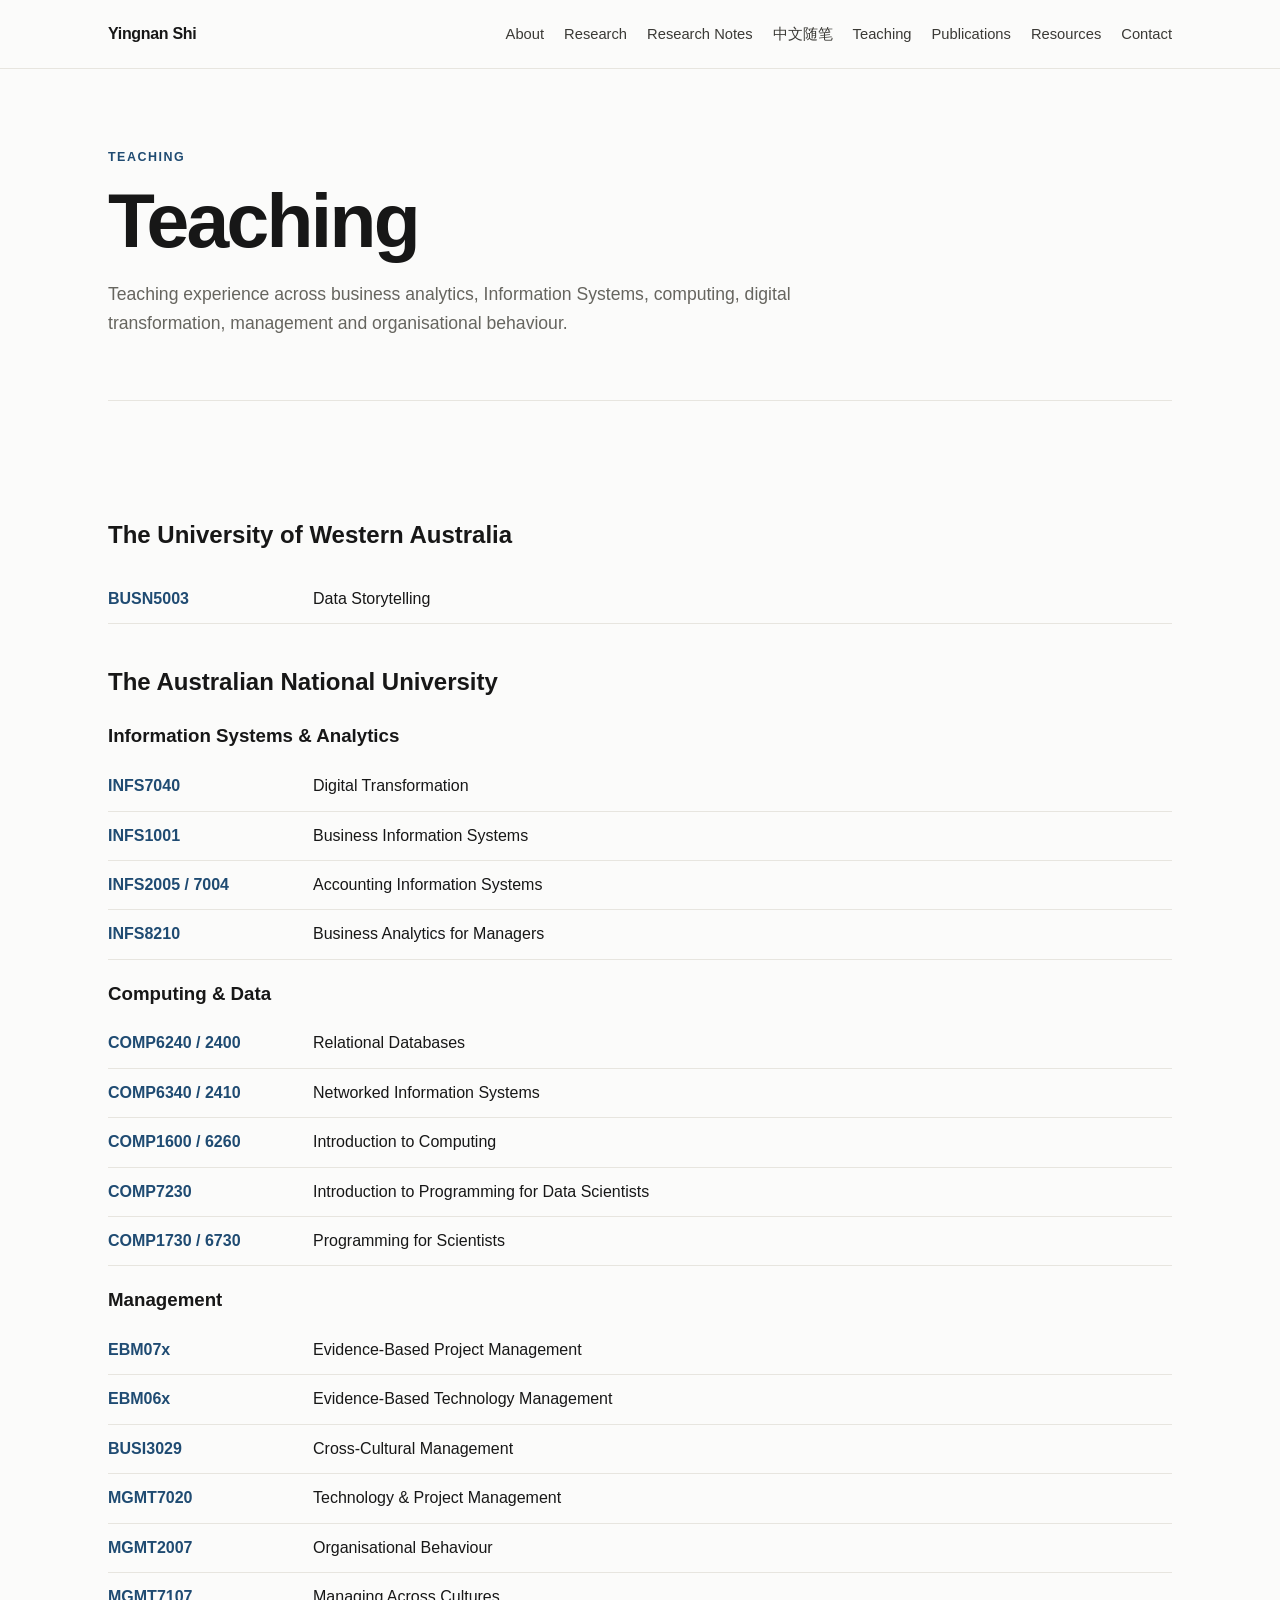
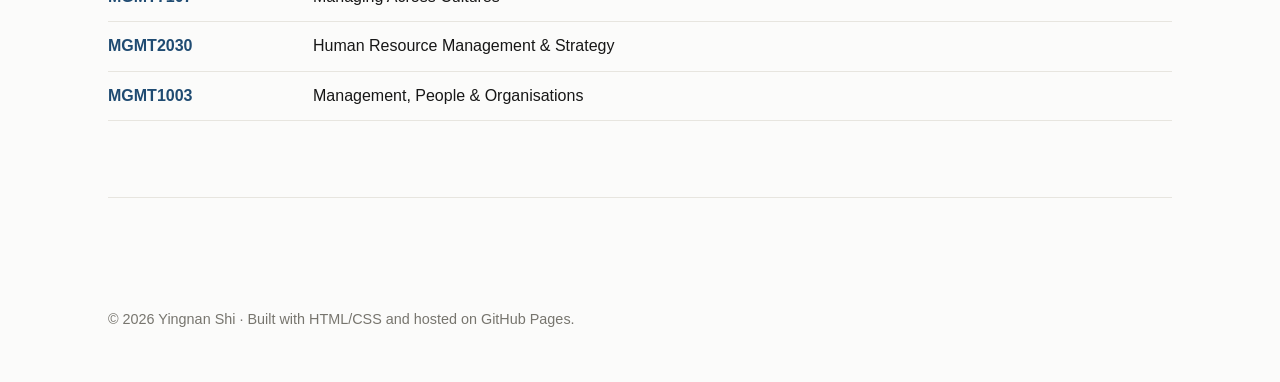
<file: teaching.html>
<!doctype html>
<html lang="en">
<head>
  <meta charset="utf-8"><meta name="viewport" content="width=device-width, initial-scale=1">
  <title>Teaching · Yingnan Shi</title><link rel="stylesheet" href="style.css">
</head>
<body>

<header class="site-header">
  <nav class="nav">
    <a class="brand" href="index.html">Yingnan Shi</a>
    <div class="nav-links">
      <a href="index.html#about">About</a>
      <a href="research.html">Research</a>
      <a href="blogs.html">Research Notes</a>
      <a href="zh.html">中文随笔</a>
      <a href="teaching.html">Teaching</a>
      <a href="publications.html">Publications</a>
      <a href="resources.html">Resources</a>
      <a href="contact.html">Contact</a>
    </div>
  </nav>
</header>

<main>
  <header class="page-header">
    <p class="eyebrow">Teaching</p>
    <h1 class="page-title">Teaching</h1>
    <p class="page-intro">
      Teaching experience across business analytics, Information Systems, computing,
      digital transformation, management and organisational behaviour.
    </p>
  </header>

  <section>
    <div class="course-group">
      <h2>The University of Western Australia</h2>
      <div class="course">
        <div class="course-code">BUSN5003</div>
        <div>Data Storytelling</div>
      </div>
    </div>

    <div class="course-group">
      <h2>The Australian National University</h2>

      <h3>Information Systems & Analytics</h3>
      <div class="course"><div class="course-code">INFS7040</div><div>Digital Transformation</div></div>
      <div class="course"><div class="course-code">INFS1001</div><div>Business Information Systems</div></div>
      <div class="course"><div class="course-code">INFS2005 / 7004</div><div>Accounting Information Systems</div></div>
      <div class="course"><div class="course-code">INFS8210</div><div>Business Analytics for Managers</div></div>

      <h3>Computing & Data</h3>
      <div class="course"><div class="course-code">COMP6240 / 2400</div><div>Relational Databases</div></div>
      <div class="course"><div class="course-code">COMP6340 / 2410</div><div>Networked Information Systems</div></div>
      <div class="course"><div class="course-code">COMP1600 / 6260</div><div>Introduction to Computing</div></div>
      <div class="course"><div class="course-code">COMP7230</div><div>Introduction to Programming for Data Scientists</div></div>
      <div class="course"><div class="course-code">COMP1730 / 6730</div><div>Programming for Scientists</div></div>

      <h3>Management</h3>
      <div class="course"><div class="course-code">EBM07x</div><div>Evidence-Based Project Management</div></div>
      <div class="course"><div class="course-code">EBM06x</div><div>Evidence-Based Technology Management</div></div>
      <div class="course"><div class="course-code">BUSI3029</div><div>Cross-Cultural Management</div></div>
      <div class="course"><div class="course-code">MGMT7020</div><div>Technology & Project Management</div></div>
      <div class="course"><div class="course-code">MGMT2007</div><div>Organisational Behaviour</div></div>
      <div class="course"><div class="course-code">MGMT7107</div><div>Managing Across Cultures</div></div>
      <div class="course"><div class="course-code">MGMT2030</div><div>Human Resource Management & Strategy</div></div>
      <div class="course"><div class="course-code">MGMT1003</div><div>Management, People & Organisations</div></div>
    </div>
  </section>
</main>

<footer>
  © 2026 Yingnan Shi · Built with HTML/CSS and hosted on GitHub Pages.
</footer>

</body>
</html>
</file>
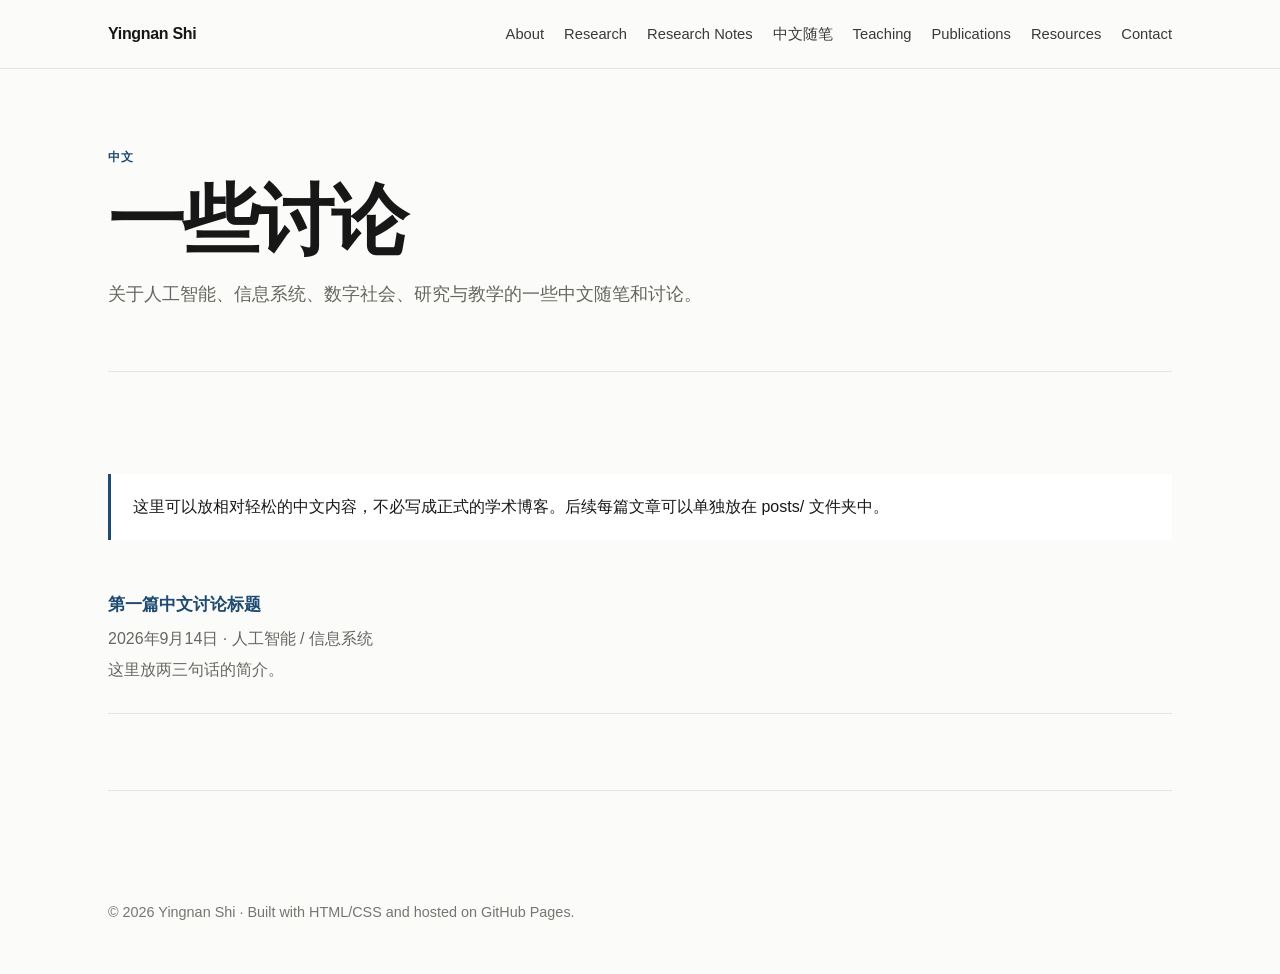
<file: zh.html>
<!doctype html>
<html lang="zh-CN">
<head>
  <meta charset="utf-8"><meta name="viewport" content="width=device-width, initial-scale=1">
  <title>中文随笔 · Yingnan Shi</title><link rel="stylesheet" href="style.css">
</head>
<body>

<header class="site-header">
  <nav class="nav">
    <a class="brand" href="index.html">Yingnan Shi</a>
    <div class="nav-links">
      <a href="index.html#about">About</a>
      <a href="research.html">Research</a>
      <a href="blogs.html">Research Notes</a>
      <a href="zh.html">中文随笔</a>
      <a href="teaching.html">Teaching</a>
      <a href="publications.html">Publications</a>
      <a href="resources.html">Resources</a>
      <a href="contact.html">Contact</a>
    </div>
  </nav>
</header>

<main>
  <header class="page-header">
    <p class="eyebrow">中文</p>
    <h1 class="page-title">一些讨论</h1>
    <p class="page-intro">
      关于人工智能、信息系统、数字社会、研究与教学的一些中文随笔和讨论。
    </p>
  </header>

  <section>
    <div class="note">
      这里可以放相对轻松的中文内容，不必写成正式的学术博客。后续每篇文章可以单独放在 posts/ 文件夹中。
    </div>

    <article class="pub">
      <h3><a href="#">第一篇中文讨论标题</a></h3>
      <p>2026年9月14日 · 人工智能 / 信息系统</p>
      <p>这里放两三句话的简介。</p>
    </article>
  </section>
</main>

<footer>
  © 2026 Yingnan Shi · Built with HTML/CSS and hosted on GitHub Pages.
</footer>

</body>
</html>
</file>
<file: style.css>
:root {
  --bg: #fbfbfa;
  --surface: #ffffff;
  --text: #171717;
  --muted: #66655f;
  --line: #e7e5df;
  --accent: #1f4b72;
  --accent-soft: #eef4f8;
  --max: 1120px;
}

* { box-sizing: border-box; }

html { scroll-behavior: smooth; }

body {
  margin: 0;
  font-family: Inter, ui-sans-serif, -apple-system, BlinkMacSystemFont, "Segoe UI",
               Roboto, Helvetica, Arial, "Noto Sans", "PingFang SC",
               "Microsoft YaHei", sans-serif;
  background: var(--bg);
  color: var(--text);
  line-height: 1.65;
}

a {
  color: var(--accent);
  text-decoration: none;
}

a:hover { text-decoration: underline; }

.site-header {
  position: sticky;
  top: 0;
  z-index: 20;
  background: rgba(251, 251, 250, 0.94);
  backdrop-filter: blur(10px);
  border-bottom: 1px solid var(--line);
}

.nav {
  max-width: var(--max);
  margin: 0 auto;
  min-height: 68px;
  padding: 0 28px;
  display: flex;
  align-items: center;
  justify-content: space-between;
  gap: 28px;
}

.brand {
  color: var(--text);
  font-weight: 750;
  letter-spacing: -0.02em;
  white-space: nowrap;
}

.brand:hover { text-decoration: none; }

.nav-links {
  display: flex;
  align-items: center;
  gap: 20px;
  flex-wrap: wrap;
  justify-content: flex-end;
}

.nav-links a {
  color: #3b3a36;
  font-size: 0.92rem;
}

.nav-links a[aria-current="page"] {
  color: var(--accent);
  font-weight: 700;
}

main {
  max-width: var(--max);
  margin: 0 auto;
  padding: 0 28px 80px;
}

.hero {
  min-height: 70vh;
  padding: 84px 0 70px;
  display: grid;
  grid-template-columns: minmax(0, 1.55fr) minmax(240px, 0.7fr);
  align-items: center;
  gap: 70px;
  border-bottom: 1px solid var(--line);
}

.eyebrow {
  margin: 0 0 14px;
  color: var(--accent);
  text-transform: uppercase;
  letter-spacing: .12em;
  font-size: .78rem;
  font-weight: 800;
}

.hero h1 {
  margin: 0;
  font-size: clamp(3rem, 7vw, 5.8rem);
  letter-spacing: -0.055em;
  line-height: .98;
}

.hero h2 {
  margin: 20px 0 0;
  font-size: clamp(1.25rem, 2.5vw, 1.75rem);
  font-weight: 500;
  color: #3c3b37;
}

.hero-lede {
  max-width: 760px;
  margin: 24px 0 0;
  font-size: 1.15rem;
  color: var(--muted);
}

.affiliation {
  margin-top: 20px;
  color: #41403b;
}

.actions {
  display: flex;
  flex-wrap: wrap;
  gap: 12px;
  margin-top: 30px;
}

.button {
  display: inline-flex;
  align-items: center;
  justify-content: center;
  min-height: 44px;
  padding: 10px 17px;
  border-radius: 999px;
  border: 1px solid var(--text);
  background: var(--text);
  color: white;
  font-weight: 650;
}

.button:hover {
  text-decoration: none;
  opacity: .9;
}

.button.secondary {
  background: transparent;
  color: var(--text);
}

.profile-frame {
  width: min(100%, 310px);
  aspect-ratio: 1 / 1;
  margin-left: auto;
  border-radius: 50%;
  overflow: hidden;
  border: 1px solid var(--line);
  background:
    radial-gradient(circle at 30% 25%, #ffffff 0 8%, transparent 9%),
    linear-gradient(135deg, #edf1f4, #d8e1e8);
  display: grid;
  place-items: center;
  color: #597083;
  font-size: 4rem;
  font-weight: 750;
}

.profile-frame img {
  width: 100%;
  height: 100%;
  object-fit: cover;
  display: block;
}

section {
  padding: 76px 0;
  border-bottom: 1px solid var(--line);
}

.section-heading {
  display: grid;
  grid-template-columns: 220px 1fr;
  gap: 45px;
  align-items: start;
}

.section-heading h2,
.page-title {
  margin: 0;
  letter-spacing: -0.035em;
}

.section-heading h2 { font-size: 2rem; }

.section-body {
  max-width: 790px;
}

.section-body > :first-child { margin-top: 0; }

.section-body p {
  color: #3f3e39;
}

.grid {
  display: grid;
  grid-template-columns: repeat(2, minmax(0, 1fr));
  gap: 18px;
  margin-top: 28px;
}

.card {
  padding: 24px;
  background: var(--surface);
  border: 1px solid var(--line);
  border-radius: 16px;
}

.card h3 {
  margin: 0 0 10px;
  font-size: 1.1rem;
}

.card p {
  margin: 0;
  color: var(--muted);
}

.card .meta {
  margin-top: 12px;
  font-size: .9rem;
  color: #77756e;
}

.page-header {
  padding: 78px 0 44px;
  border-bottom: 1px solid var(--line);
}

.page-title {
  font-size: clamp(2.5rem, 6vw, 4.8rem);
  line-height: 1;
}

.page-intro {
  max-width: 760px;
  margin-top: 22px;
  font-size: 1.1rem;
  color: var(--muted);
}

.list-clean {
  list-style: none;
  padding: 0;
  margin: 0;
}

.list-clean li {
  padding: 15px 0;
  border-bottom: 1px solid var(--line);
}

.course-group {
  margin-top: 38px;
}

.course-group h3 {
  margin-bottom: 10px;
}

.course {
  display: grid;
  grid-template-columns: 185px 1fr;
  gap: 20px;
  padding: 11px 0;
  border-bottom: 1px solid var(--line);
}

.course-code {
  font-weight: 700;
  color: var(--accent);
}

.pub {
  padding: 24px 0;
  border-bottom: 1px solid var(--line);
}

.pub h3 {
  margin: 0 0 7px;
  font-size: 1.08rem;
}

.pub p {
  margin: 5px 0;
  color: var(--muted);
}

.tags {
  display: flex;
  flex-wrap: wrap;
  gap: 8px;
  margin-top: 18px;
}

.tag {
  padding: 5px 10px;
  border-radius: 999px;
  background: var(--accent-soft);
  color: var(--accent);
  font-size: .83rem;
  font-weight: 650;
}

.note {
  padding: 20px 22px;
  border-left: 3px solid var(--accent);
  background: var(--surface);
  margin: 26px 0;
}

.contact-grid {
  display: grid;
  grid-template-columns: repeat(3, minmax(0, 1fr));
  gap: 18px;
}

footer {
  max-width: var(--max);
  margin: 0 auto;
  padding: 30px 28px 50px;
  color: #77756e;
  font-size: .9rem;
}

.small {
  font-size: .92rem;
  color: var(--muted);
}

@media (max-width: 900px) {
  .nav {
    align-items: flex-start;
    padding-top: 18px;
    padding-bottom: 18px;
    flex-direction: column;
  }

  .nav-links {
    justify-content: flex-start;
    gap: 13px 17px;
  }

  .hero {
    grid-template-columns: 1fr;
    min-height: auto;
    gap: 45px;
  }

  .profile-frame {
    margin: 0;
    width: 220px;
  }

  .section-heading {
    grid-template-columns: 1fr;
    gap: 18px;
  }

  .contact-grid,
  .grid {
    grid-template-columns: 1fr;
  }
}

@media (max-width: 620px) {
  main { padding-left: 20px; padding-right: 20px; }
  .nav { padding-left: 20px; padding-right: 20px; }
  .hero { padding-top: 58px; }
  section { padding: 58px 0; }
  .course { grid-template-columns: 1fr; gap: 2px; }
  .hero h1 { font-size: 3.2rem; }
}
</file>
